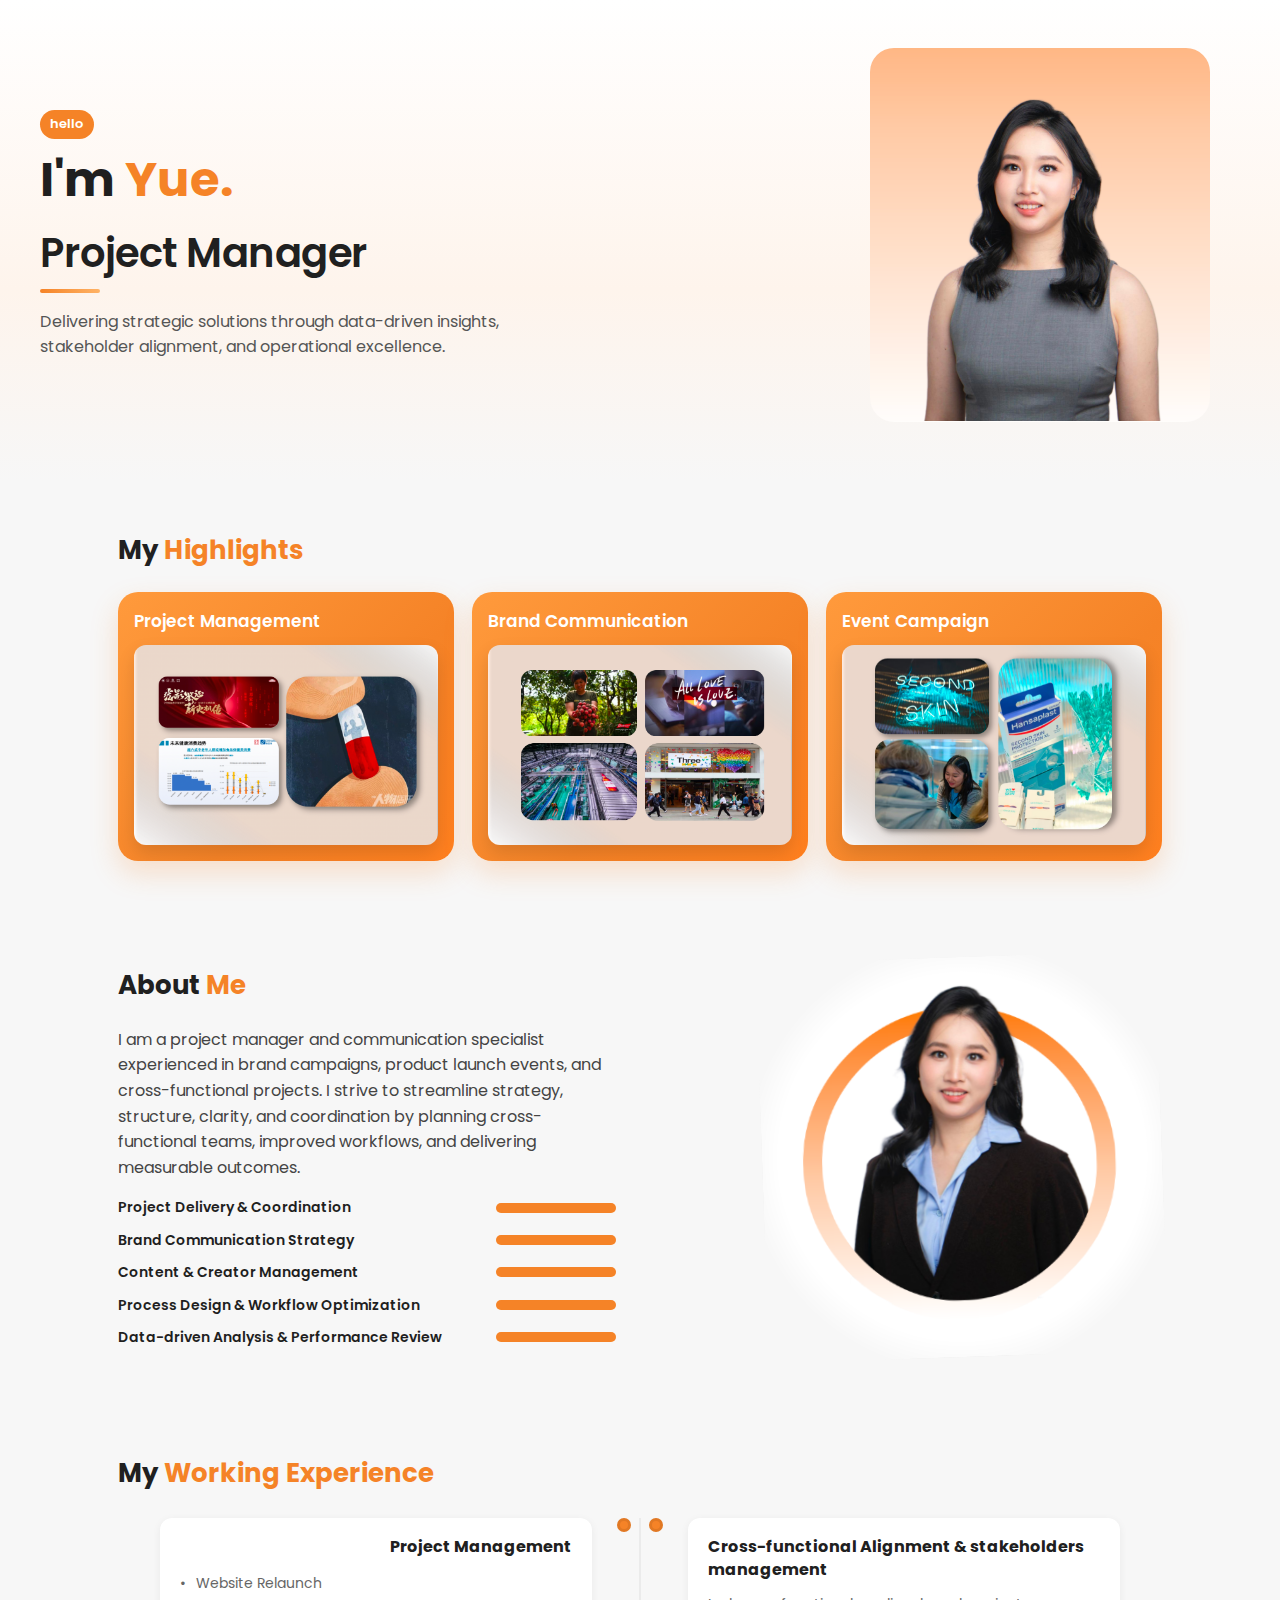
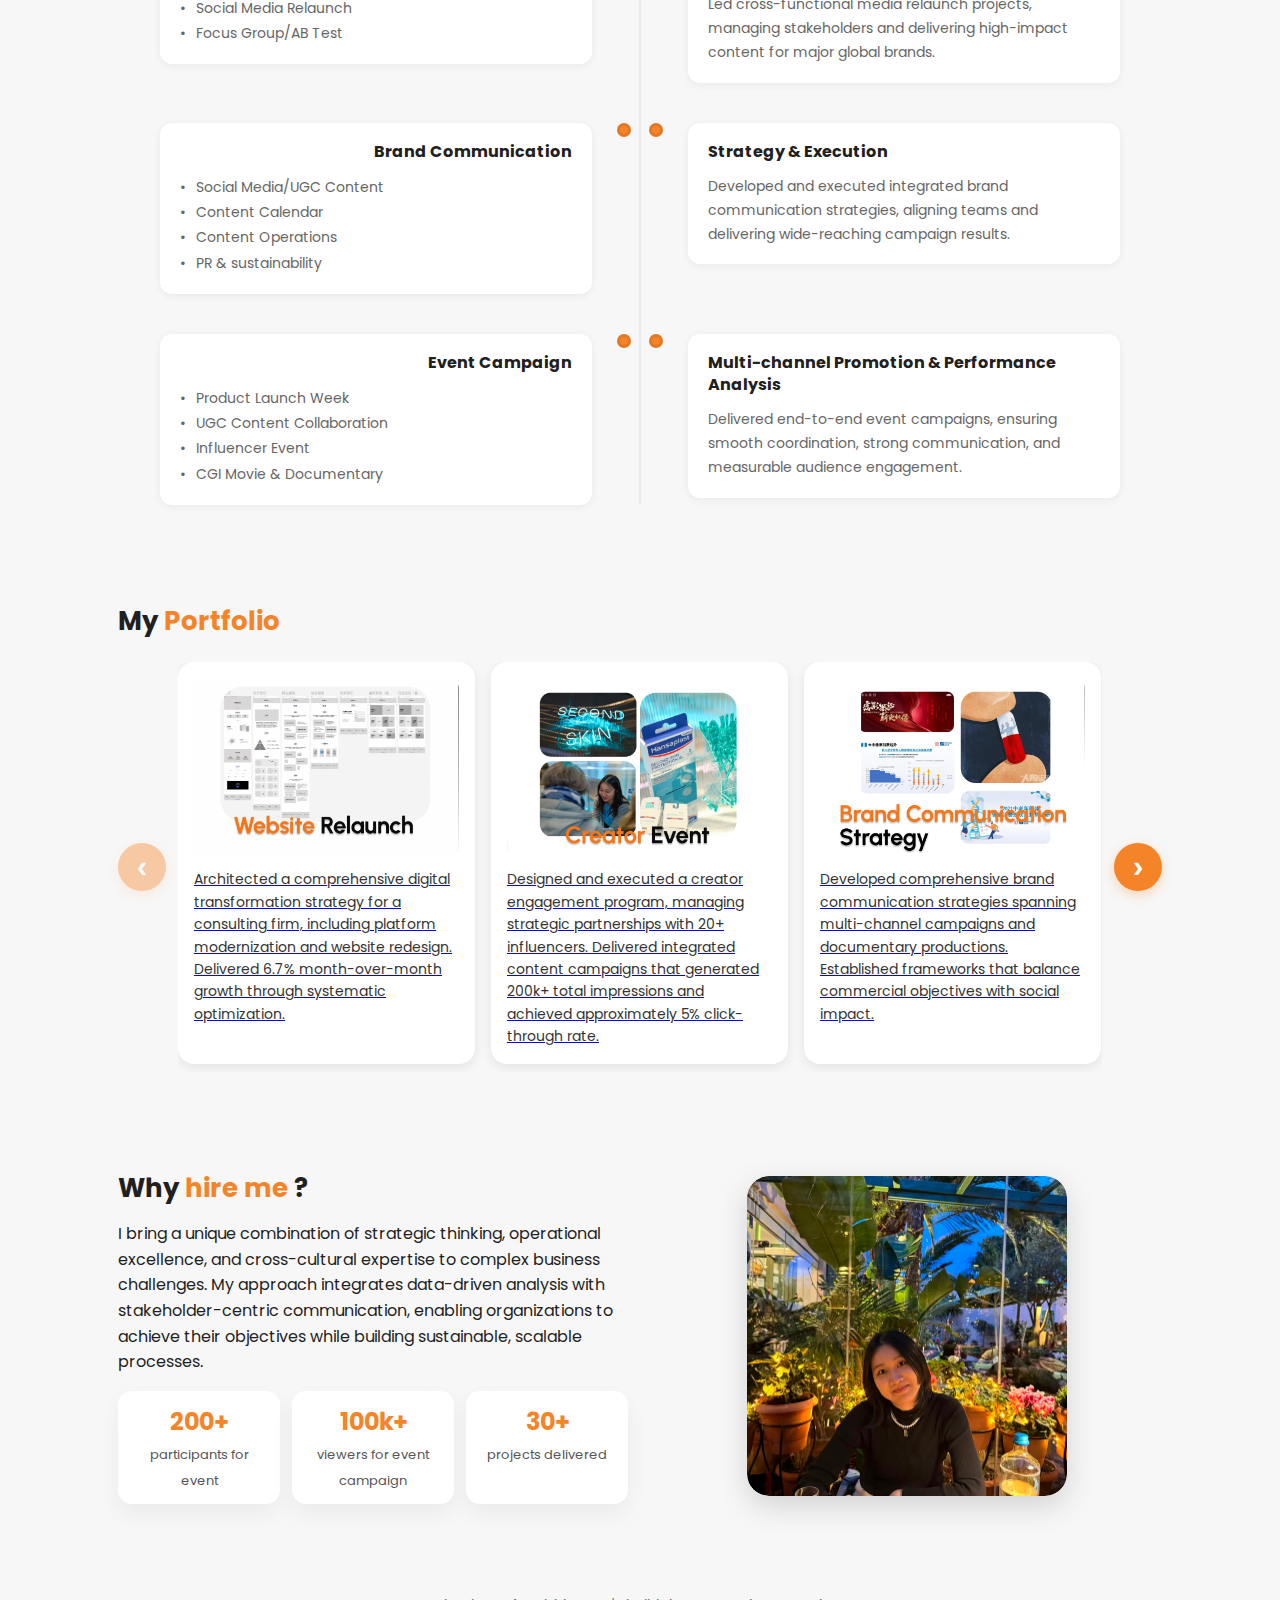
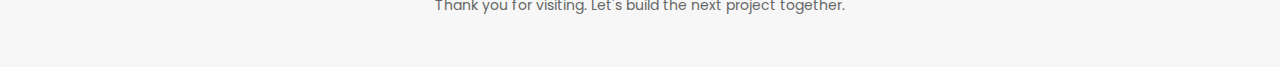
<file: index.html>
<!doctype html>
<html lang="en">
<head>
  <meta charset="UTF-8">
  <meta name="viewport" content="width=device-width, initial-scale=1, maximum-scale=5, user-scalable=yes">
  <meta name="description" content="Yue - Project Manager Portfolio. Experienced in brand campaigns, project management, and cross-functional coordination.">
  <meta name="theme-color" content="#f58327">
  <title>Yue | Project Manager Portfolio</title>
  <link rel="preconnect" href="https://fonts.googleapis.com">
  <link rel="preconnect" href="https://fonts.gstatic.com" crossorigin>
  <link href="https://fonts.googleapis.com/css2?family=Poppins:wght@300;400;500;600;700&display=swap" rel="stylesheet">
  <link rel="stylesheet" href="styles.css">
</head>
<body>
  <header class="hero">
    <div class="hero__content">
      <div class="hero__text">
        <div class="hero__badge">hello</div>
        <p class="hero__eyebrow">I'm <span class="accent">Yue.</span></p>
        <h1 class="hero__title">Project Manager</h1>
        <blockquote class="hero__quote">
          Delivering strategic solutions through data-driven insights,<br>
          stakeholder alignment, and operational excellence.
        </blockquote>
      </div>
      <div class="hero__photo-wrapper">
        <div class="hero__photo">
          <img src="imgs/Professional Portrait_1.png" alt="Yue portrait">
        </div>
      </div>
    </div>
  </header>

  <section class="section highlight">
    <h2>My <span class="accent">Highlights</span></h2>
    <div class="cards">
      <a href="#portfolio" class="card">
        <h3>Project Management</h3>
        <img src="imgs/PM1.png" alt="Project management work" class="card__img">
      </a>
      <a href="#portfolio" class="card">
        <h3>Brand Communication</h3>
        <img src="imgs/BrandCom1.png" alt="Brand communication work" class="card__img">
      </a>
      <a href="#portfolio" class="card">
        <h3>Event Campaign</h3>
        <img src="imgs/EventCampaign1.png" alt="Event campaign work" class="card__img">
      </a>
    </div>
  </section>

  <section class="section about">
    <div class="about__content">
      <h2>About <span class="accent">Me</span></h2>
      <p>
        I am a project manager and communication specialist experienced in brand campaigns,
        product launch events, and cross-functional projects. I strive to streamline strategy,
        structure, clarity, and coordination by planning cross-functional teams, improved
        workflows, and delivering measurable outcomes.
      </p>
      <ul class="skills">
        <li><span>Project Delivery & Coordination</span><span class="pill pill--full"></span></li>
        <li><span>Brand Communication Strategy</span><span class="pill pill--full"></span></li>
        <li><span>Content & Creator Management</span><span class="pill pill--full"></span></li>
        <li><span>Process Design & Workflow Optimization</span><span class="pill pill--full"></span></li>
        <li><span>Data-driven Analysis & Performance Review</span><span class="pill pill--full"></span></li>
      </ul>
    </div>
    <div class="about__photo">
      <img src="imgs/Professional_Portrait_2.png" alt="Yue photo">
    </div>
  </section>

  <section class="section experience">
    <h2>My <span class="accent">Working Experience</span></h2>
    <div class="timeline">
      <div class="timeline__row">
        <div class="timeline__item timeline__item--left">
          <div class="timeline__content">
            <h3>Project Management</h3>
            <ul>
              <li>Website Relaunch</li>
              <li>Social Media Relaunch</li>
              <li>Focus Group/AB Test</li>
            </ul>
          </div>
          <div class="timeline__dot timeline__dot--orange"></div>
        </div>
        <div class="timeline__item timeline__item--right">
          <div class="timeline__dot timeline__dot--orange"></div>
          <div class="timeline__content">
            <h3>Cross-functional Alignment & stakeholders management</h3>
            <p>
              Led cross-functional media relaunch projects, managing stakeholders and delivering high-impact content for major global brands.
            </p>
          </div>
        </div>
      </div>
      <div class="timeline__row">
        <div class="timeline__item timeline__item--left">
          <div class="timeline__content">
            <h3>Brand Communication</h3>
            <ul>
              <li>Social Media/UGC Content</li>
              <li>Content Calendar</li>
              <li>Content Operations</li>
              <li>PR & sustainability</li>
            </ul>
          </div>
          <div class="timeline__dot timeline__dot--orange"></div>
        </div>
        <div class="timeline__item timeline__item--right">
          <div class="timeline__dot timeline__dot--orange"></div>
          <div class="timeline__content">
            <h3>Strategy & Execution</h3>
            <p>
              Developed and executed integrated brand communication strategies, aligning teams and delivering wide-reaching campaign results.
            </p>
          </div>
        </div>
      </div>
      <div class="timeline__row">
        <div class="timeline__item timeline__item--left">
          <div class="timeline__content">
            <h3>Event Campaign</h3>
            <ul>
              <li>Product Launch Week</li>
              <li>UGC Content Collaboration</li>
              <li>Influencer Event</li>
              <li>CGI Movie & Documentary</li>
            </ul>
          </div>
          <div class="timeline__dot timeline__dot--orange"></div>
        </div>
        <div class="timeline__item timeline__item--right">
          <div class="timeline__dot timeline__dot--orange"></div>
          <div class="timeline__content">
            <h3>Multi-channel Promotion & Performance Analysis</h3>
            <p>
              Delivered end-to-end event campaigns, ensuring smooth coordination, strong communication, and measurable audience engagement.
            </p>
          </div>
        </div>
      </div>
    </div>
  </section>

  <section id="portfolio" class="section portfolio">
    <h2>My <span class="accent">Portfolio</span></h2>
    <div class="portfolio__container">
      <button class="portfolio__arrow portfolio__arrow--left" aria-label="Scroll left">‹</button>
      <div class="portfolio__grid">
      <a href="project-website-relaunch.html" class="portfolio__item">
        <h3>Website Relaunch</h3>
        <img class="portfolio__img" src="imgs/WebsiteRelaunch.png" alt="Website relaunch case">
        <p>
          Architected a comprehensive digital transformation strategy for a consulting firm, including platform modernization and website redesign. Delivered 6.7% month-over-month growth through systematic optimization.
        </p>
      </a>
      <a href="project-creator-event.html" class="portfolio__item">
        <h3>Creator Event</h3>
        <img class="portfolio__img" src="imgs/Creator Event 1.png" alt="Creator event visuals">
        <p>
          Designed and executed a creator engagement program, managing strategic partnerships with 20+ influencers. Delivered integrated content campaigns that generated 200k+ total impressions and achieved approximately 5% click-through rate.
        </p>
      </a>
      <a href="project-brand-communication-strategy.html" class="portfolio__item">
        <h3>Brand Communication Strategy</h3>
        <img class="portfolio__img" src="imgs/BrandComStrategy.png" alt="Brand communication strategy">
        <p>
          Developed comprehensive brand communication strategies spanning multi-channel campaigns and documentary productions. Established frameworks that balance commercial objectives with social impact.
        </p>
      </a>
      <a href="project-brand-communication-csr.html" class="portfolio__item">
        <h3>Brand Communication CSR & Diversity</h3>
        <img class="portfolio__img" src="imgs/BrandComCSR.png" alt="CSR and diversity communication">
        <p>
          Organized a public seminar on respiratory health for 200+ attendees. The event achieved over 1 million impressions and the brand received 1 industry award.
        </p>
      </a>
      <a href="project-ugc-content.html" class="portfolio__item">
        <h3>UGC Content</h3>
        <img class="portfolio__img" src="imgs/UGCContent.png" alt="UGC content program">
        <p>
          Coordinated Q4/Q1 content rollout with agencies, overseeing timelines, deliverables, and quality. Achieved consistent monthly delivery of 4 UGC content pieces and significantly improved UGC workflows for enhanced operational efficiency.
        </p>
      </a>
      </div>
      <button class="portfolio__arrow portfolio__arrow--right" aria-label="Scroll right">›</button>
    </div>
  </section>

  <section class="section why">
    <div class="why__content">
      <h2>Why <span class="accent">hire me</span> ?</h2>
      <p>
        I bring a unique combination of strategic thinking, operational excellence, and cross-cultural expertise
        to complex business challenges. My approach integrates data-driven analysis with stakeholder-centric
        communication, enabling organizations to achieve their objectives while building sustainable, scalable processes.
      </p>
      <div class="stats">
        <div class="stat"><span class="stat__value">200+</span><span class="stat__label">participants for event</span></div>
        <div class="stat"><span class="stat__value">100k+</span><span class="stat__label">viewers for event campaign</span></div>
        <div class="stat"><span class="stat__value">30+</span><span class="stat__label">projects delivered</span></div>
      </div>
    </div>
    <div class="why__photo">
      <img src="imgs/Selfprotrait5.jpeg" alt="Yue candid">
    </div>
  </section>

  <footer class="footer">
    <p>Thank you for visiting. Let's build the next project together.</p>
  </footer>

  <script>
    const portfolioGrid = document.querySelector('.portfolio__grid');
    const leftArrow = document.querySelector('.portfolio__arrow--left');
    const rightArrow = document.querySelector('.portfolio__arrow--right');

    function updateArrows() {
      if (!portfolioGrid) return;
      
      const scrollLeft = portfolioGrid.scrollLeft;
      const scrollWidth = portfolioGrid.scrollWidth;
      const clientWidth = portfolioGrid.clientWidth;

      if (leftArrow) {
        leftArrow.disabled = scrollLeft === 0;
      }
      if (rightArrow) {
        rightArrow.disabled = scrollLeft + clientWidth >= scrollWidth - 1;
      }
    }

    if (leftArrow) {
      leftArrow.addEventListener('click', () => {
        if (portfolioGrid) {
          const itemWidth = portfolioGrid.querySelector('.portfolio__item').offsetWidth;
          const gap = 16;
          portfolioGrid.scrollBy({
            left: -(itemWidth + gap) * 3,
            behavior: 'smooth'
          });
        }
      });
    }

    if (rightArrow) {
      rightArrow.addEventListener('click', () => {
        if (portfolioGrid) {
          const itemWidth = portfolioGrid.querySelector('.portfolio__item').offsetWidth;
          const gap = 16;
          portfolioGrid.scrollBy({
            left: (itemWidth + gap) * 3,
            behavior: 'smooth'
          });
        }
      });
    }

    if (portfolioGrid) {
      portfolioGrid.addEventListener('scroll', updateArrows);
      updateArrows();
    }

    // Smooth scroll for highlight cards
    document.querySelectorAll('.card').forEach(card => {
      card.addEventListener('click', (e) => {
        e.preventDefault();
        const portfolioSection = document.getElementById('portfolio');
        if (portfolioSection) {
          portfolioSection.scrollIntoView({ behavior: 'smooth' });
        }
      });
    });
  </script>
</body>
</html>
</file>
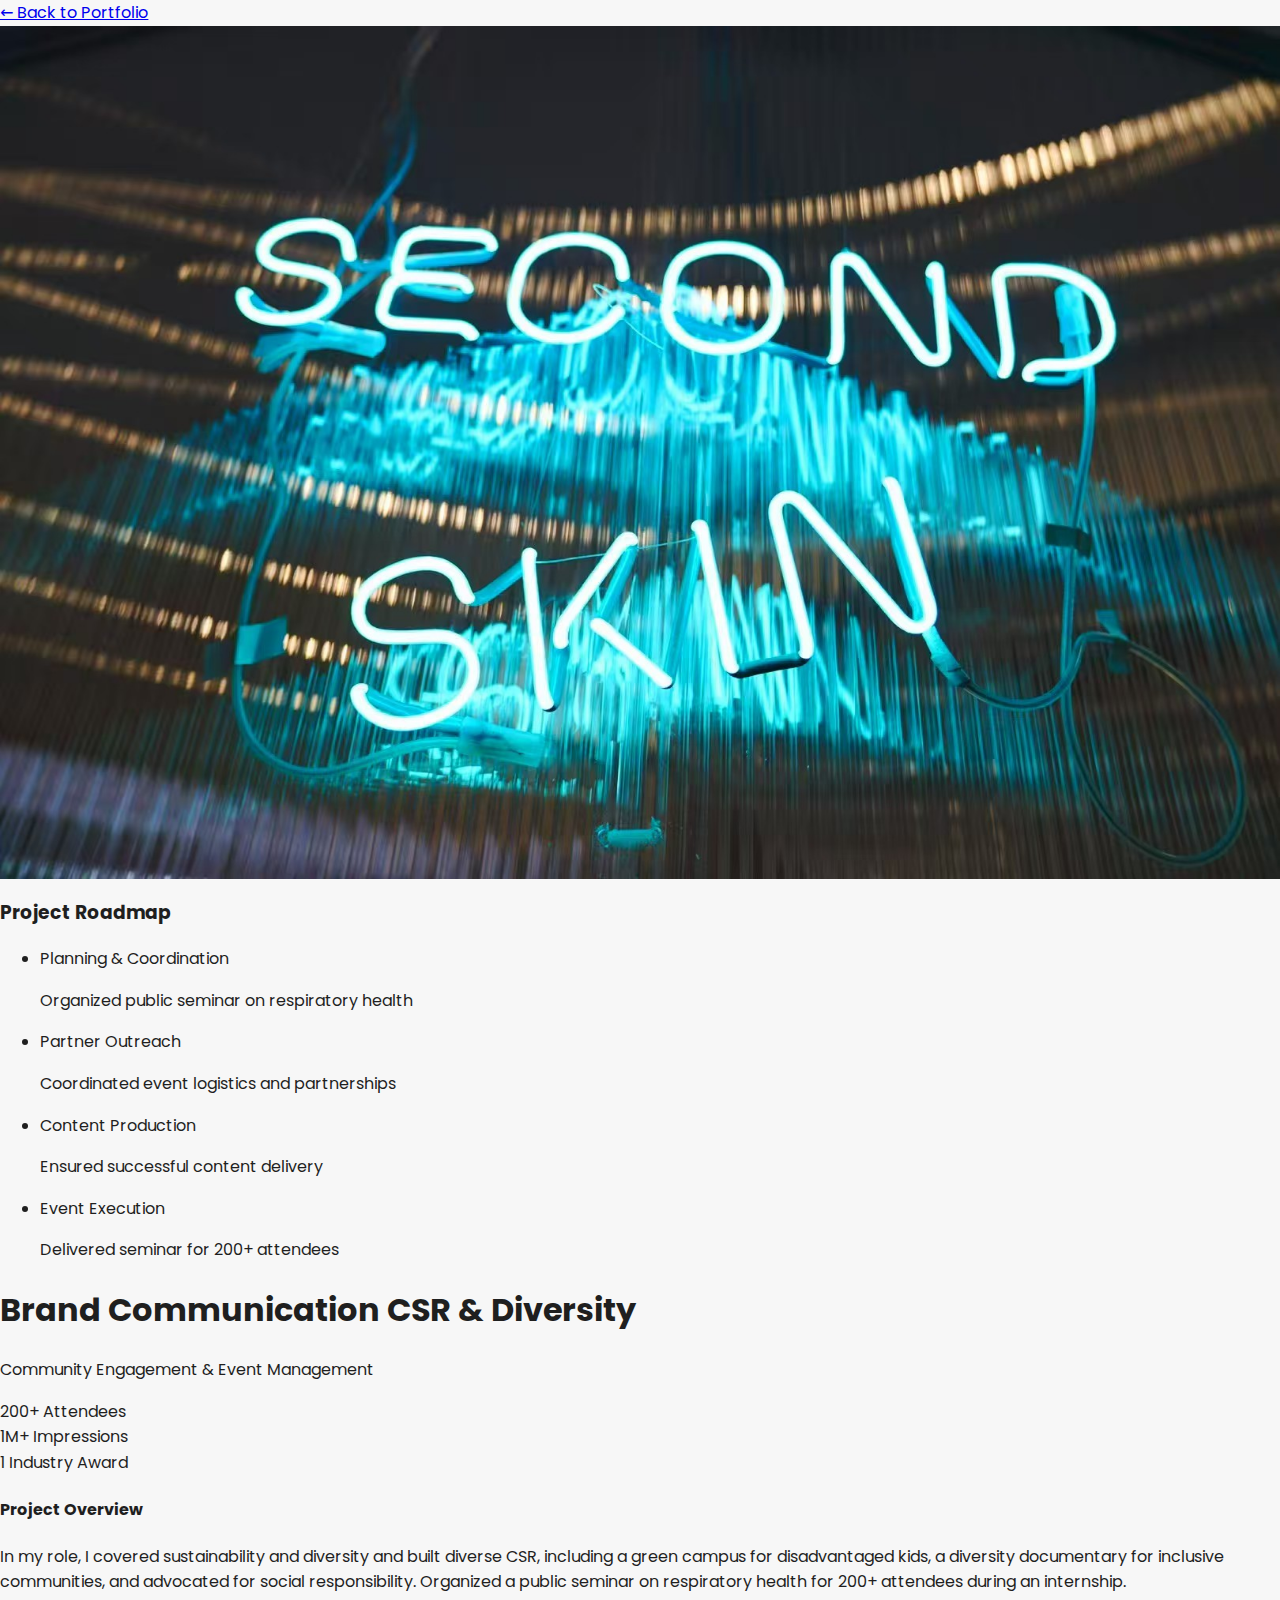
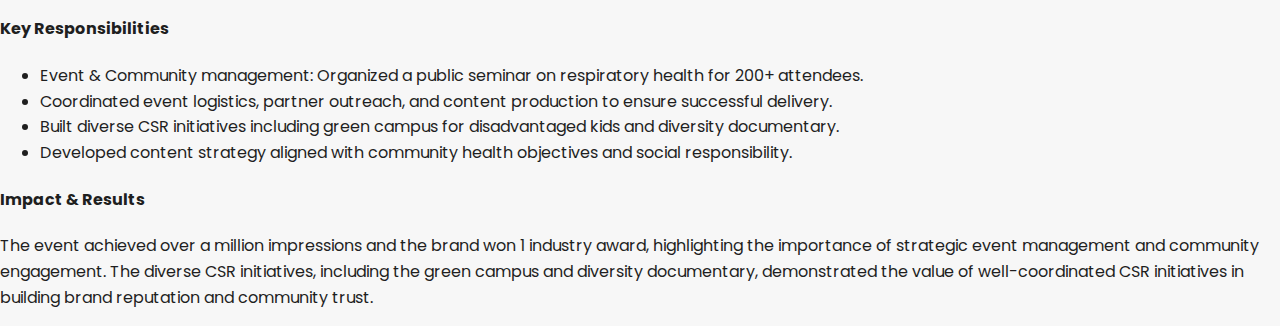
<file: project-brand-communication-csr.html>
<!DOCTYPE html>
<html lang="en">
<head>
    <meta charset="UTF-8">
    <meta name="viewport" content="width=device-width, initial-scale=1, maximum-scale=5, user-scalable=yes">
    <meta name="description" content="Brand Communication CSR & Diversity - Covered sustainability and diversity and built diverse CSR, including a green campus for disadvantaged kids, a diversity documentary for inclusive communities, and advocated for social responsibility.">
    <meta name="theme-color" content="#f58327">
    <title>Brand Communication CSR & Diversity | Yue's Portfolio</title>
    <link rel="preconnect" href="https://fonts.googleapis.com">
    <link rel="preconnect" href="https://fonts.gstatic.com" crossorigin>
    <link href="https://fonts.googleapis.com/css2?family=Poppins:wght@300;400;500;600;700&display=swap" rel="stylesheet">
    <link rel="stylesheet" href="styles.css">
</head>
<body class="project-detail">
    <header class="project-detail__header">
        <a href="index.html" class="project-detail__back">← Back to Portfolio</a>
        <img src="imgs/BrandCommunication_banner2.jpeg" alt="CSR & Diversity Banner" class="project-detail__banner project-detail__banner--crop">
    </header>

    <div class="project-detail__content">
        <aside class="project-detail__roadmap">
            <h3>Project Roadmap</h3>
            <ul class="project-detail__roadmap-list">
                <li class="project-detail__roadmap-item">
                    <div class="project-detail__roadmap-step">Planning & Coordination</div>
                    <p class="project-detail__roadmap-desc">Organized public seminar on respiratory health</p>
                </li>
                <li class="project-detail__roadmap-item">
                    <div class="project-detail__roadmap-step">Partner Outreach</div>
                    <p class="project-detail__roadmap-desc">Coordinated event logistics and partnerships</p>
                </li>
                <li class="project-detail__roadmap-item">
                    <div class="project-detail__roadmap-step">Content Production</div>
                    <p class="project-detail__roadmap-desc">Ensured successful content delivery</p>
                </li>
                <li class="project-detail__roadmap-item">
                    <div class="project-detail__roadmap-step">Event Execution</div>
                    <p class="project-detail__roadmap-desc">Delivered seminar for 200+ attendees</p>
                </li>
            </ul>
        </aside>

        <main class="project-detail__info">
            <h1>Brand Communication CSR & Diversity</h1>
            <p class="project-detail__subtitle">Community Engagement & Event Management</p>

            <!-- Impact & Results - Prominent at top -->
            <div class="project-detail__metrics">
                <div class="project-detail__metric">
                    <span class="project-detail__metric-value">200+</span>
                    <span class="project-detail__metric-label">Attendees</span>
                </div>
                <div class="project-detail__metric">
                    <span class="project-detail__metric-value">1M+</span>
                    <span class="project-detail__metric-label">Impressions</span>
                </div>
                <div class="project-detail__metric">
                    <span class="project-detail__metric-value">1</span>
                    <span class="project-detail__metric-label">Industry Award</span>
                </div>
            </div>

            <div class="project-detail__section">
                <h4>Project Overview</h4>
                <p>
                    In my role, I covered sustainability and diversity and built diverse CSR, including a green campus for disadvantaged kids, a diversity documentary for inclusive communities, and advocated for social responsibility. Organized a public seminar on respiratory health for 200+ attendees during an internship.
                </p>
            </div>

            <div class="project-detail__section">
                <h4>Key Responsibilities</h4>
                <ul>
                    <li>Event & Community management: Organized a public seminar on respiratory health for 200+ attendees.</li>
                    <li>Coordinated event logistics, partner outreach, and content production to ensure successful delivery.</li>
                    <li>Built diverse CSR initiatives including green campus for disadvantaged kids and diversity documentary.</li>
                    <li>Developed content strategy aligned with community health objectives and social responsibility.</li>
                </ul>
            </div>

            <div class="project-detail__section">
                <h4>Impact & Results</h4>
                <p>
                    The event achieved over a million impressions and the brand won 1 industry award, highlighting the importance of strategic event management and community engagement. The diverse CSR initiatives, including the green campus and diversity documentary, demonstrated the value of well-coordinated CSR initiatives in building brand reputation and community trust.
                </p>
            </div>
        </main>
    </div>
</body>
</html>
</file>
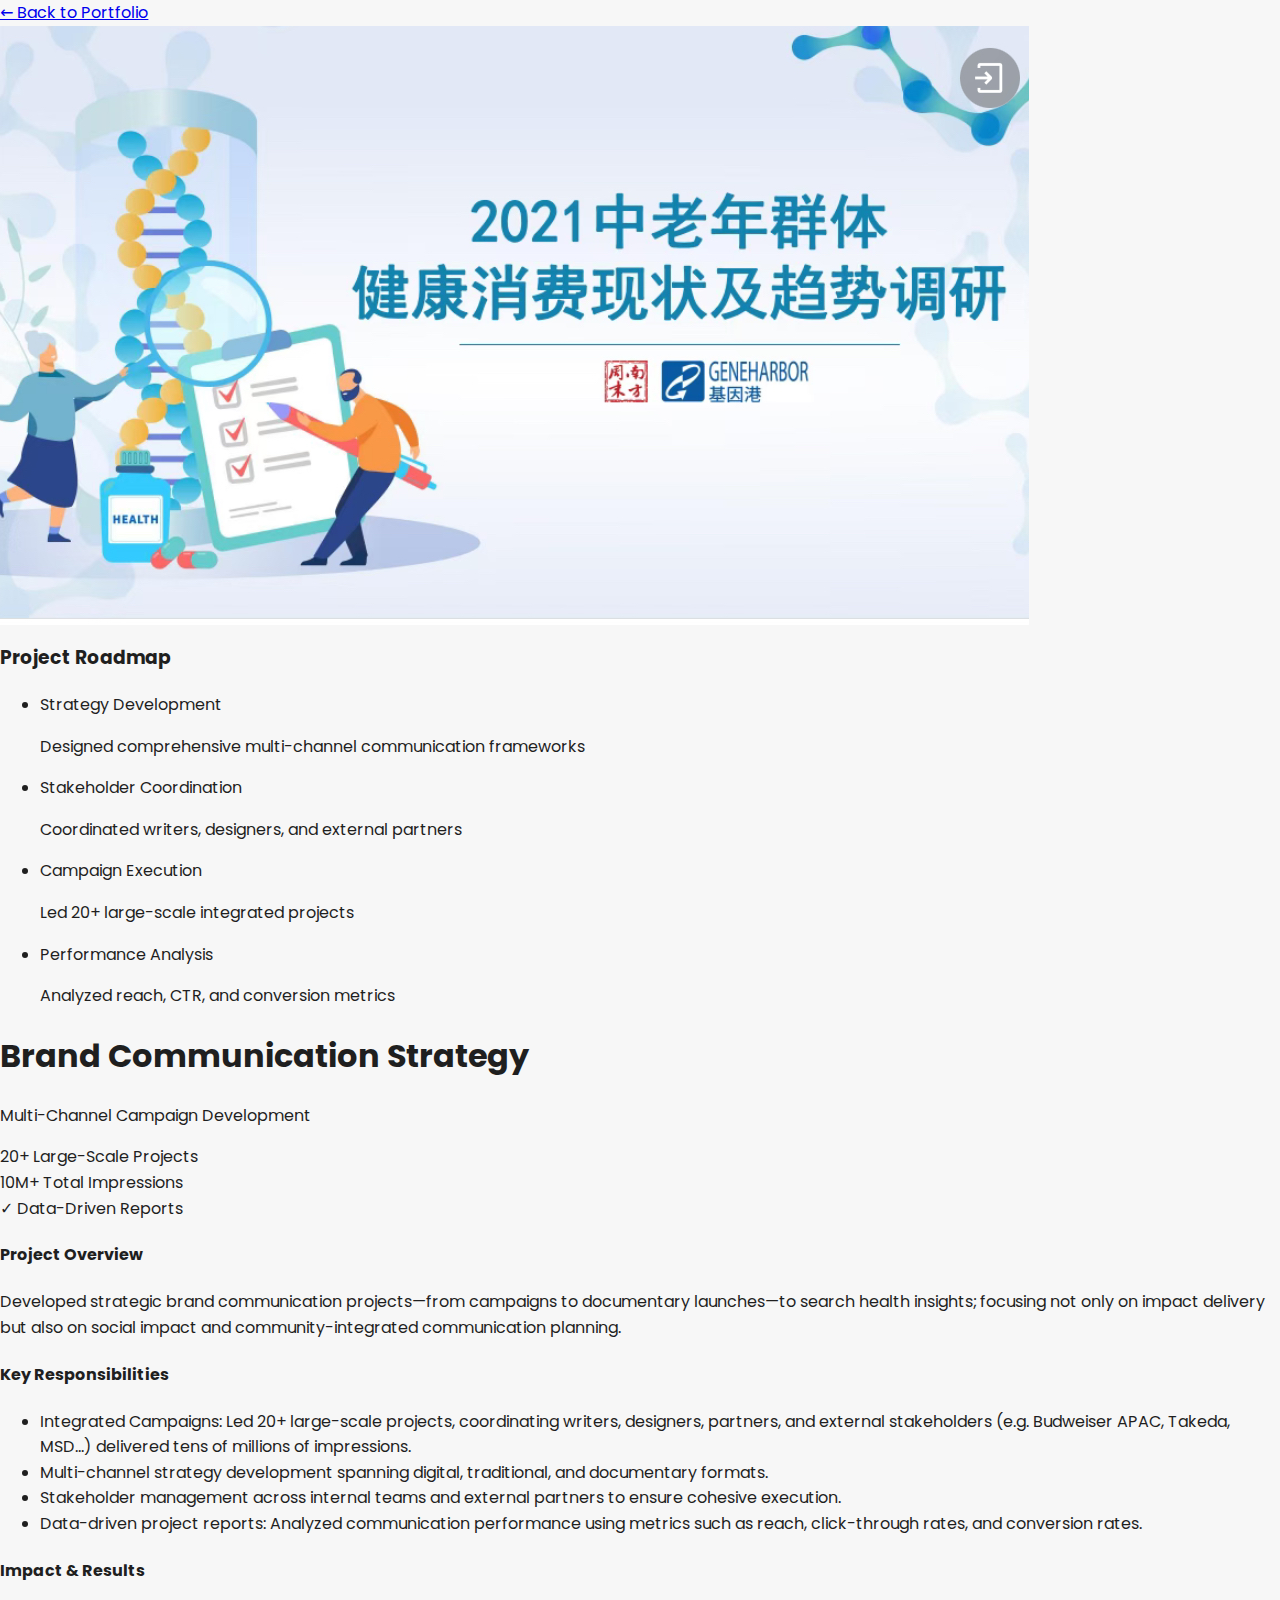
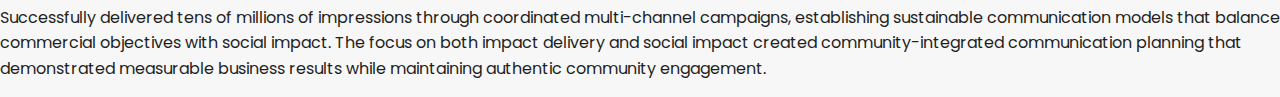
<file: project-brand-communication-strategy.html>
<!DOCTYPE html>
<html lang="en">
<head>
    <meta charset="UTF-8">
    <meta name="viewport" content="width=device-width, initial-scale=1, maximum-scale=5, user-scalable=yes">
    <meta name="description" content="Brand Communication Strategy - Developed strategic brand communication projects—from campaigns to documentary launches—to search health insights; focusing not only on impact delivery but also on social impact and community-integrated communication planning.">
    <meta name="theme-color" content="#f58327">
    <title>Brand Communication Strategy | Yue's Portfolio</title>
    <link rel="preconnect" href="https://fonts.googleapis.com">
    <link rel="preconnect" href="https://fonts.gstatic.com" crossorigin>
    <link href="https://fonts.googleapis.com/css2?family=Poppins:wght@300;400;500;600;700&display=swap" rel="stylesheet">
    <link rel="stylesheet" href="styles.css">
</head>
<body class="project-detail">
    <header class="project-detail__header">
        <a href="index.html" class="project-detail__back">← Back to Portfolio</a>
        <img src="imgs/Banner6.jpeg" alt="Brand Communication Strategy Banner" class="project-detail__banner">
    </header>

    <div class="project-detail__content">
        <aside class="project-detail__roadmap">
            <h3>Project Roadmap</h3>
            <ul class="project-detail__roadmap-list">
                <li class="project-detail__roadmap-item">
                    <div class="project-detail__roadmap-step">Strategy Development</div>
                    <p class="project-detail__roadmap-desc">Designed comprehensive multi-channel communication frameworks</p>
                </li>
                <li class="project-detail__roadmap-item">
                    <div class="project-detail__roadmap-step">Stakeholder Coordination</div>
                    <p class="project-detail__roadmap-desc">Coordinated writers, designers, and external partners</p>
                </li>
                <li class="project-detail__roadmap-item">
                    <div class="project-detail__roadmap-step">Campaign Execution</div>
                    <p class="project-detail__roadmap-desc">Led 20+ large-scale integrated projects</p>
                </li>
                <li class="project-detail__roadmap-item">
                    <div class="project-detail__roadmap-step">Performance Analysis</div>
                    <p class="project-detail__roadmap-desc">Analyzed reach, CTR, and conversion metrics</p>
                </li>
            </ul>
        </aside>

        <main class="project-detail__info">
            <h1>Brand Communication Strategy</h1>
            <p class="project-detail__subtitle">Multi-Channel Campaign Development</p>

            <!-- Impact & Results - Prominent at top -->
            <div class="project-detail__metrics">
                <div class="project-detail__metric">
                    <span class="project-detail__metric-value">20+</span>
                    <span class="project-detail__metric-label">Large-Scale Projects</span>
                </div>
                <div class="project-detail__metric">
                    <span class="project-detail__metric-value">10M+</span>
                    <span class="project-detail__metric-label">Total Impressions</span>
                </div>
                <div class="project-detail__metric">
                    <span class="project-detail__metric-value">✓</span>
                    <span class="project-detail__metric-label">Data-Driven Reports</span>
                </div>
            </div>

            <div class="project-detail__section">
                <h4>Project Overview</h4>
                <p>
                    Developed strategic brand communication projects—from campaigns to documentary launches—to search health insights; focusing not only on impact delivery but also on social impact and community-integrated communication planning.
                </p>
            </div>

            <div class="project-detail__section">
                <h4>Key Responsibilities</h4>
                <ul>
                    <li>Integrated Campaigns: Led 20+ large-scale projects, coordinating writers, designers, partners, and external stakeholders (e.g. Budweiser APAC, Takeda, MSD...) delivered tens of millions of impressions.</li>
                    <li>Multi-channel strategy development spanning digital, traditional, and documentary formats.</li>
                    <li>Stakeholder management across internal teams and external partners to ensure cohesive execution.</li>
                    <li>Data-driven project reports: Analyzed communication performance using metrics such as reach, click-through rates, and conversion rates.</li>
                </ul>
            </div>

            <div class="project-detail__section">
                <h4>Impact & Results</h4>
                <p>
                    Successfully delivered tens of millions of impressions through coordinated multi-channel campaigns, establishing sustainable communication models that balance commercial objectives with social impact. The focus on both impact delivery and social impact created community-integrated communication planning that demonstrated measurable business results while maintaining authentic community engagement.
                </p>
            </div>
        </main>
    </div>
</body>
</html>
</file>
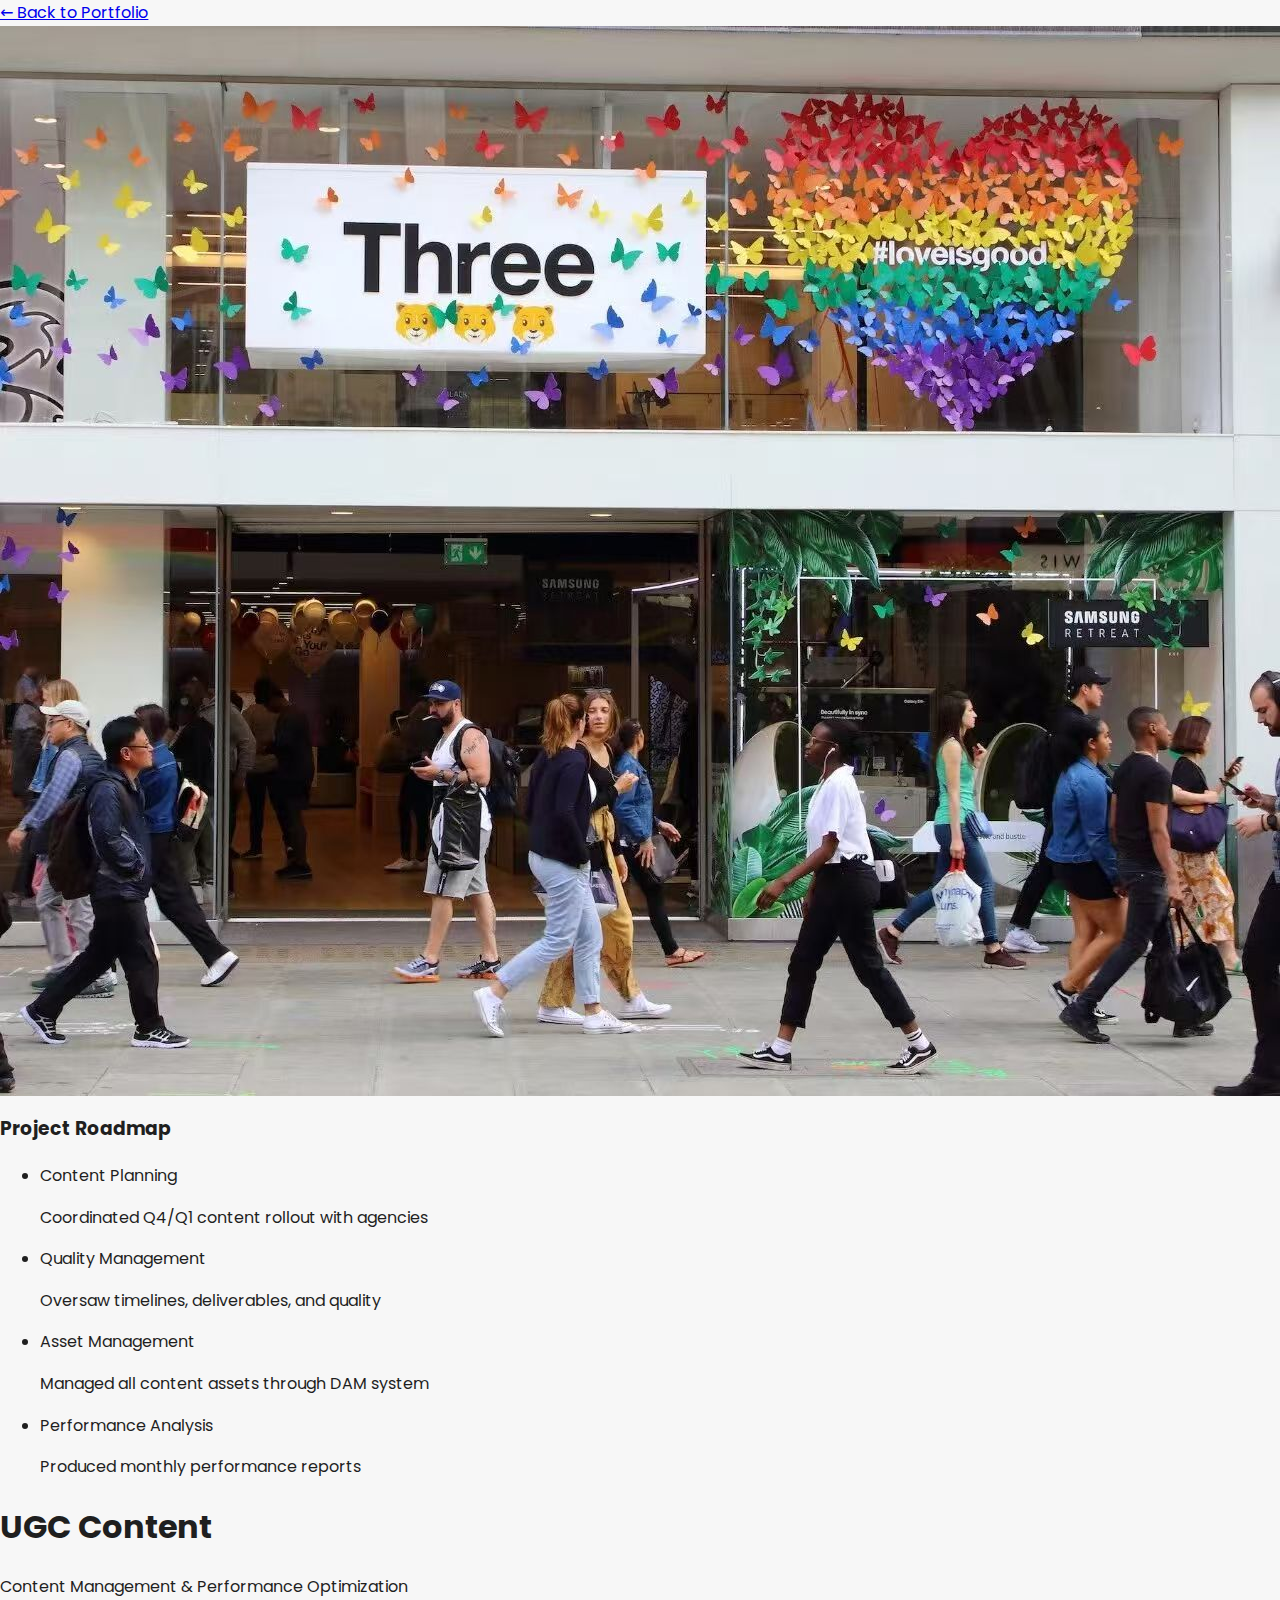
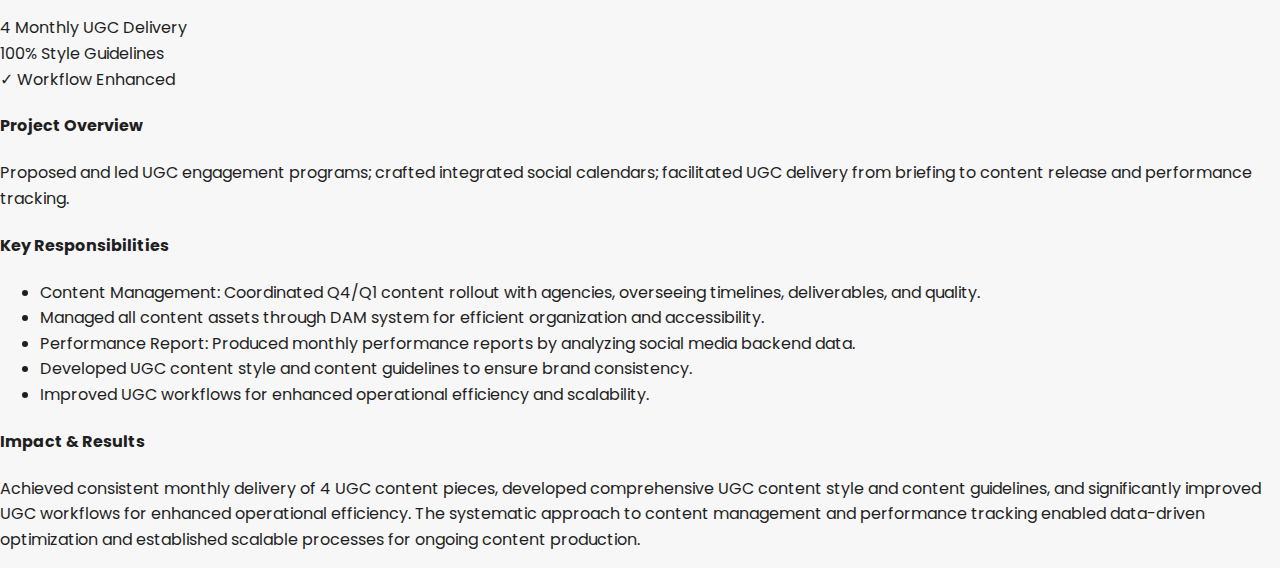
<file: project-ugc-content.html>
<!DOCTYPE html>
<html lang="en">
<head>
    <meta charset="UTF-8">
    <meta name="viewport" content="width=device-width, initial-scale=1, maximum-scale=5, user-scalable=yes">
    <meta name="description" content="UGC Content - Proposed and led UGC engagement programs; crafted integrated social calendars; facilitated UGC delivery from briefing to content release and performance tracking.">
    <meta name="theme-color" content="#f58327">
    <title>UGC Content | Yue's Portfolio</title>
    <link rel="preconnect" href="https://fonts.googleapis.com">
    <link rel="preconnect" href="https://fonts.gstatic.com" crossorigin>
    <link href="https://fonts.googleapis.com/css2?family=Poppins:wght@300;400;500;600;700&display=swap" rel="stylesheet">
    <link rel="stylesheet" href="styles.css">
</head>
<body class="project-detail">
    <header class="project-detail__header">
        <a href="index.html" class="project-detail__back">← Back to Portfolio</a>
        <img src="imgs/BrandCommunication_banner1.jpeg" alt="UGC Content Banner" class="project-detail__banner project-detail__banner--top">
    </header>

    <div class="project-detail__content">
        <aside class="project-detail__roadmap">
            <h3>Project Roadmap</h3>
            <ul class="project-detail__roadmap-list">
                <li class="project-detail__roadmap-item">
                    <div class="project-detail__roadmap-step">Content Planning</div>
                    <p class="project-detail__roadmap-desc">Coordinated Q4/Q1 content rollout with agencies</p>
                </li>
                <li class="project-detail__roadmap-item">
                    <div class="project-detail__roadmap-step">Quality Management</div>
                    <p class="project-detail__roadmap-desc">Oversaw timelines, deliverables, and quality</p>
                </li>
                <li class="project-detail__roadmap-item">
                    <div class="project-detail__roadmap-step">Asset Management</div>
                    <p class="project-detail__roadmap-desc">Managed all content assets through DAM system</p>
                </li>
                <li class="project-detail__roadmap-item">
                    <div class="project-detail__roadmap-step">Performance Analysis</div>
                    <p class="project-detail__roadmap-desc">Produced monthly performance reports</p>
                </li>
            </ul>
        </aside>

        <main class="project-detail__info">
            <h1>UGC Content</h1>
            <p class="project-detail__subtitle">Content Management & Performance Optimization</p>

            <!-- Impact & Results - Prominent at top -->
            <div class="project-detail__metrics">
                <div class="project-detail__metric">
                    <span class="project-detail__metric-value">4</span>
                    <span class="project-detail__metric-label">Monthly UGC Delivery</span>
                </div>
                <div class="project-detail__metric">
                    <span class="project-detail__metric-value">100%</span>
                    <span class="project-detail__metric-label">Style Guidelines</span>
                </div>
                <div class="project-detail__metric">
                    <span class="project-detail__metric-value">✓</span>
                    <span class="project-detail__metric-label">Workflow Enhanced</span>
                </div>
            </div>

            <div class="project-detail__section">
                <h4>Project Overview</h4>
                <p>
                    Proposed and led UGC engagement programs; crafted integrated social calendars; facilitated UGC delivery from briefing to content release and performance tracking.
                </p>
            </div>

            <div class="project-detail__section">
                <h4>Key Responsibilities</h4>
                <ul>
                    <li>Content Management: Coordinated Q4/Q1 content rollout with agencies, overseeing timelines, deliverables, and quality.</li>
                    <li>Managed all content assets through DAM system for efficient organization and accessibility.</li>
                    <li>Performance Report: Produced monthly performance reports by analyzing social media backend data.</li>
                    <li>Developed UGC content style and content guidelines to ensure brand consistency.</li>
                    <li>Improved UGC workflows for enhanced operational efficiency and scalability.</li>
                </ul>
            </div>

            <div class="project-detail__section">
                <h4>Impact & Results</h4>
                <p>
                    Achieved consistent monthly delivery of 4 UGC content pieces, developed comprehensive UGC content style and content guidelines, and significantly improved UGC workflows for enhanced operational efficiency. The systematic approach to content management and performance tracking enabled data-driven optimization and established scalable processes for ongoing content production.
                </p>
            </div>
        </main>
    </div>
</body>
</html>
</file>
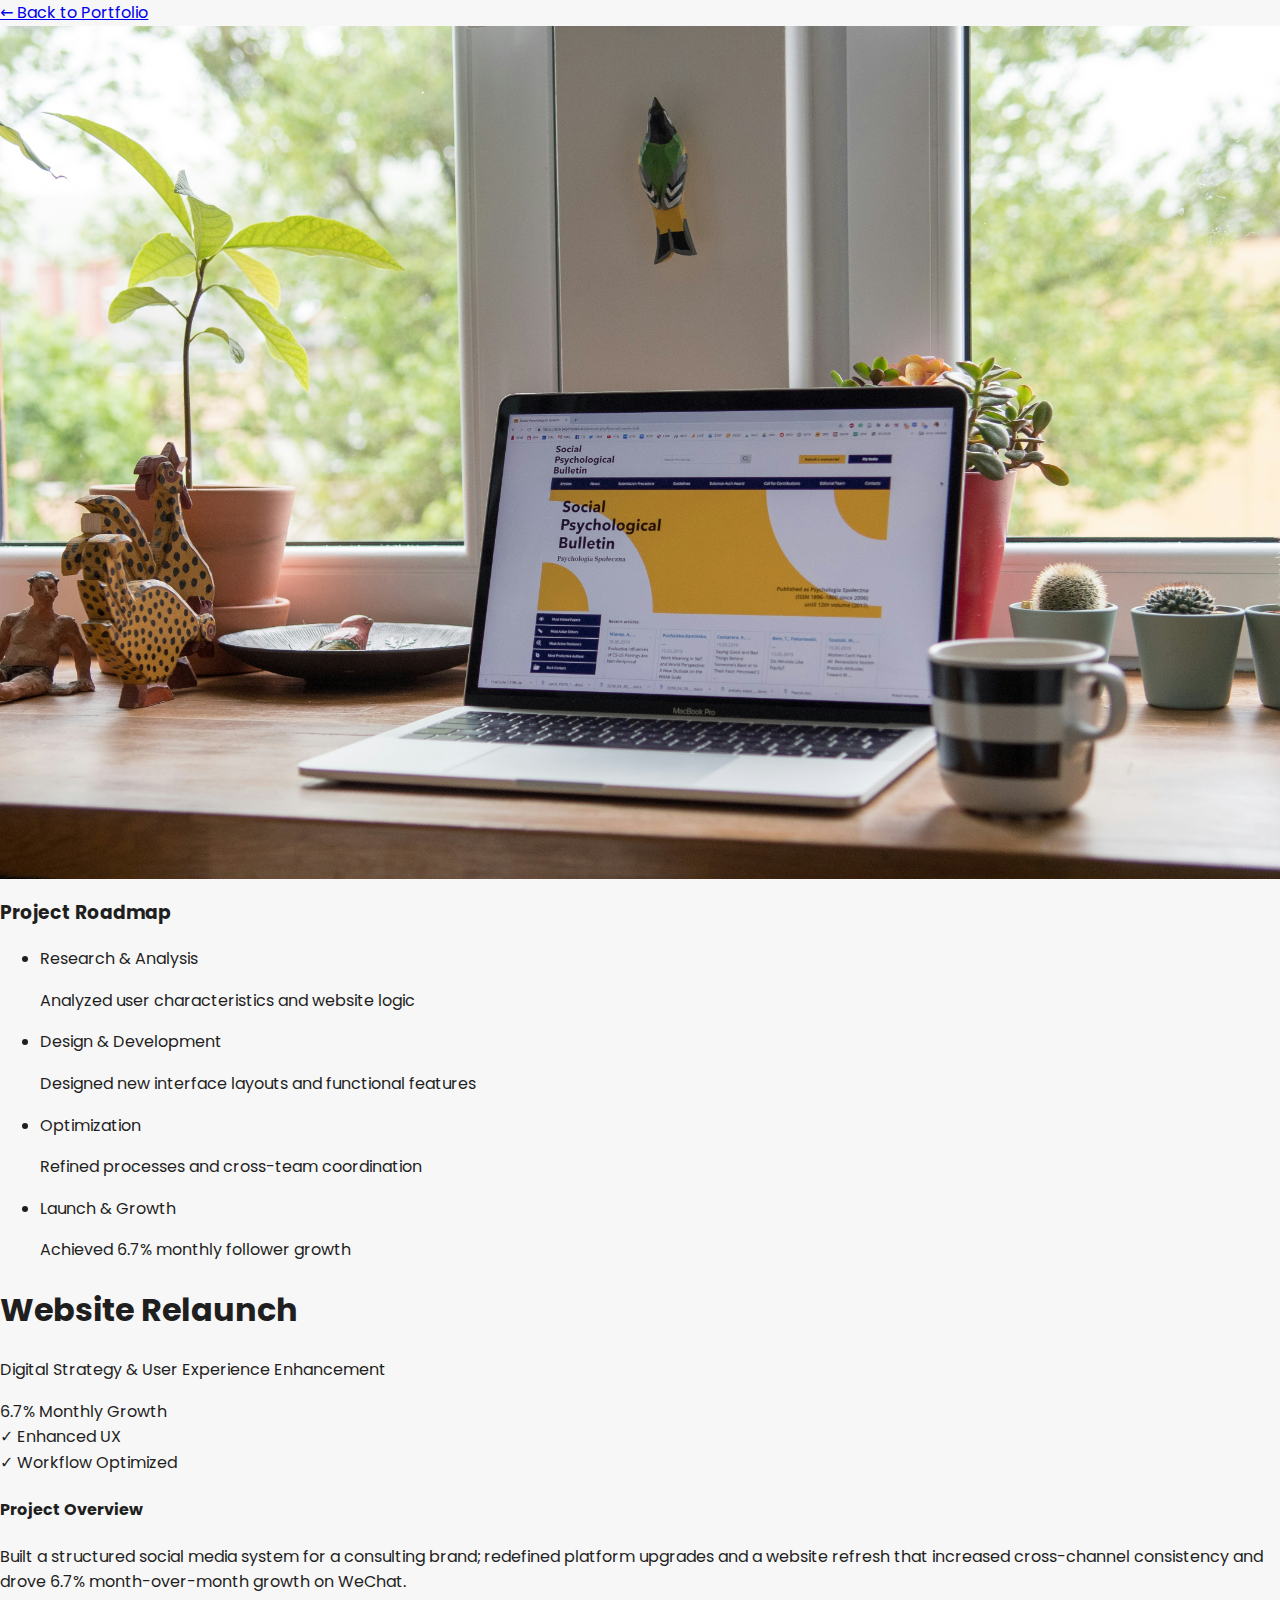
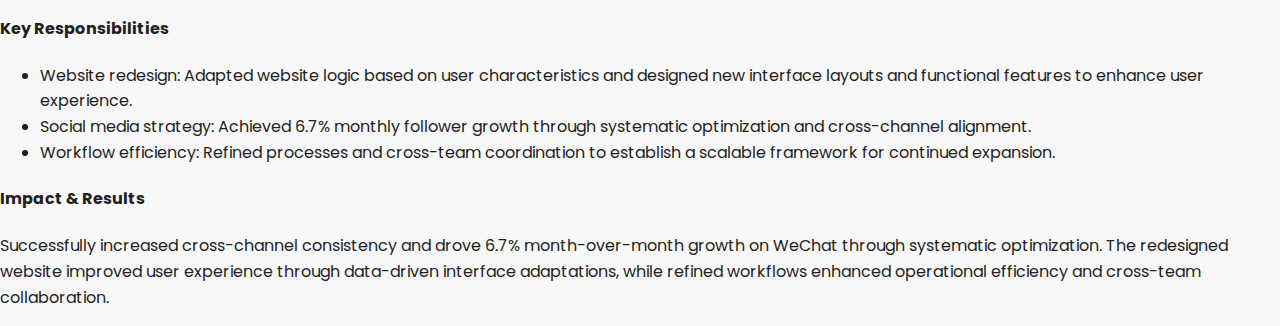
<file: project-website-relaunch.html>
<!DOCTYPE html>
<html lang="en">
<head>
    <meta charset="UTF-8">
    <meta name="viewport" content="width=device-width, initial-scale=1, maximum-scale=5, user-scalable=yes">
    <meta name="description" content="Website Relaunch - Built a structured social media system for a consulting brand; redefined platform upgrades and a website refresh that increased cross-channel consistency and drove 6.7% month-over-month growth on WeChat.">
    <meta name="theme-color" content="#f58327">
    <title>Website Relaunch | Yue's Portfolio</title>
    <link rel="preconnect" href="https://fonts.googleapis.com">
    <link rel="preconnect" href="https://fonts.gstatic.com" crossorigin>
    <link href="https://fonts.googleapis.com/css2?family=Poppins:wght@300;400;500;600;700&display=swap" rel="stylesheet">
    <link rel="stylesheet" href="styles.css">
</head>
<body class="project-detail">
    <header class="project-detail__header">
        <a href="index.html" class="project-detail__back">← Back to Portfolio</a>
        <img src="imgs/Websiterelaunch_banner.jpg" alt="Website Relaunch Banner" class="project-detail__banner">
    </header>

    <div class="project-detail__content">
        <aside class="project-detail__roadmap">
            <h3>Project Roadmap</h3>
            <ul class="project-detail__roadmap-list">
                <li class="project-detail__roadmap-item">
                    <div class="project-detail__roadmap-step">Research & Analysis</div>
                    <p class="project-detail__roadmap-desc">Analyzed user characteristics and website logic</p>
                </li>
                <li class="project-detail__roadmap-item">
                    <div class="project-detail__roadmap-step">Design & Development</div>
                    <p class="project-detail__roadmap-desc">Designed new interface layouts and functional features</p>
                </li>
                <li class="project-detail__roadmap-item">
                    <div class="project-detail__roadmap-step">Optimization</div>
                    <p class="project-detail__roadmap-desc">Refined processes and cross-team coordination</p>
                </li>
                <li class="project-detail__roadmap-item">
                    <div class="project-detail__roadmap-step">Launch & Growth</div>
                    <p class="project-detail__roadmap-desc">Achieved 6.7% monthly follower growth</p>
                </li>
            </ul>
        </aside>

        <main class="project-detail__info">
            <h1>Website Relaunch</h1>
            <p class="project-detail__subtitle">Digital Strategy & User Experience Enhancement</p>

            <!-- Impact & Results - Prominent at top -->
            <div class="project-detail__metrics">
                <div class="project-detail__metric">
                    <span class="project-detail__metric-value">6.7%</span>
                    <span class="project-detail__metric-label">Monthly Growth</span>
                </div>
                <div class="project-detail__metric">
                    <span class="project-detail__metric-value">✓</span>
                    <span class="project-detail__metric-label">Enhanced UX</span>
                </div>
                <div class="project-detail__metric">
                    <span class="project-detail__metric-value">✓</span>
                    <span class="project-detail__metric-label">Workflow Optimized</span>
                </div>
            </div>

            <div class="project-detail__section">
                <h4>Project Overview</h4>
                <p>
                    Built a structured social media system for a consulting brand; redefined platform upgrades and a website refresh that increased cross-channel consistency and drove 6.7% month-over-month growth on WeChat.
                </p>
            </div>

            <div class="project-detail__section">
                <h4>Key Responsibilities</h4>
                <ul>
                    <li>Website redesign: Adapted website logic based on user characteristics and designed new interface layouts and functional features to enhance user experience.</li>
                    <li>Social media strategy: Achieved 6.7% monthly follower growth through systematic optimization and cross-channel alignment.</li>
                    <li>Workflow efficiency: Refined processes and cross-team coordination to establish a scalable framework for continued expansion.</li>
                </ul>
            </div>

            <div class="project-detail__section">
                <h4>Impact & Results</h4>
                <p>
                    Successfully increased cross-channel consistency and drove 6.7% month-over-month growth on WeChat through systematic optimization. The redesigned website improved user experience through data-driven interface adaptations, while refined workflows enhanced operational efficiency and cross-team collaboration.
                </p>
            </div>
        </main>
    </div>
</body>
</html>
</file>
<file: styles.css>
*,
*::before,
*::after {
  box-sizing: border-box;
}

html {
  scroll-behavior: smooth;
  scroll-padding-top: 80px;
}

body {
  margin: 0;
  font-family: "Poppins", system-ui, -apple-system, sans-serif;
  color: #1f1f1f;
  background: #f7f7f7;
  line-height: 1.6;
  -webkit-font-smoothing: antialiased;
  -moz-osx-font-smoothing: grayscale;
}

img {
  max-width: 100%;
  display: block;
  object-fit: cover;
}

.accent {
  color: #f58327;
}

.hero {
  padding: 48px 24px 60px;
  background: linear-gradient(180deg, #fff 0%, #fef4ec 60%, #f7f7f7 100%);
  position: relative;
  overflow: visible;
}

.hero__badge {
  display: inline-block;
  padding: 4px 10px;
  border-radius: 999px;
  background: #f58327;
  color: #fff;
  font-weight: 600;
  font-size: 13px;
  text-transform: lowercase;
  margin-bottom: 12px;
}

.hero__content {
  max-width: 1200px;
  margin: 0 auto;
  display: grid;
  grid-template-columns: 1fr 1fr;
  gap: 48px;
  align-items: center;
}

.hero__text {
  text-align: left;
  position: relative;
  z-index: 2;
}

.hero__eyebrow {
  font-size: clamp(32px, 5vw, 48px);
  font-weight: 700;
  margin: 0 0 12px;
  line-height: 1.2;
}

.hero__title {
  font-size: clamp(28px, 4vw, 40px);
  margin: 0 0 24px;
  font-weight: 600;
  color: #202020;
  letter-spacing: -0.5px;
  position: relative;
  display: inline-block;
}

.hero__title::after {
  content: "";
  position: absolute;
  bottom: -8px;
  left: 0;
  width: 60px;
  height: 4px;
  background: linear-gradient(90deg, #f58327, #ffb366);
  border-radius: 2px;
}

.hero__quote {
  margin: 0;
  max-width: 480px;
  font-size: 16px;
  color: #555;
  font-weight: 400;
  line-height: 1.6;
  font-style: normal;
}

.hero__photo-wrapper {
  position: relative;
  width: 100%;
  max-width: 400px;
  margin-left: auto;
  z-index: 1;
  display: flex;
  justify-content: center;
  align-items: center;
}

.hero__photo {
  width: 100%;
  max-width: 340px;
  aspect-ratio: 1 / 1.1;
  border-radius: 24px;
  overflow: visible;
  position: relative;
  z-index: 1;
  background: transparent;
}

.hero__photo-bg {
  position: absolute;
  top: 0;
  left: 0;
  right: 0;
  bottom: 0;
  width: 100%;
  height: 100%;
  background: 
    linear-gradient(135deg, 
      #ffb366 0%, 
      #f58327 20%, 
      #ff9a3c 40%, 
      #f58327 60%, 
      #ff8c42 80%, 
      #f58327 100%),
    radial-gradient(circle at 30% 30%, rgba(255, 255, 255, 0.2) 0%, transparent 50%);
  z-index: 0;
  border-radius: 24px;
}

.hero__photo img {
  width: 100%;
  height: 100%;
  object-fit: cover;
  object-position: center center;
  border-radius: 24px;
  position: relative;
  z-index: 1;
  background: transparent;
  display: block;
}

@media (max-width: 768px) {
  .hero__content {
    grid-template-columns: 1fr;
    gap: 32px;
    text-align: center;
  }

  .hero__text {
    text-align: center;
  }

  .hero__title::after {
    left: 50%;
    transform: translateX(-50%);
  }

  .hero__photo-wrapper {
    margin: 0 auto;
  }

  .about {
    grid-template-columns: 1fr;
    gap: 32px;
    grid-auto-flow: row;
  }

  .about__content {
    text-align: center;
    order: 2;
  }

  .about__photo {
    justify-self: center;
    max-width: 280px;
    order: 1;
    margin-bottom: 0;
  }

  .about__photo img {
    transform: rotate(0deg);
    filter: drop-shadow(0 12px 24px rgba(0, 0, 0, 0.2));
  }

  .about__content p {
    font-size: 15px;
    line-height: 1.7;
    margin-bottom: 20px;
  }

  .skills {
    gap: 12px;
  }

  .skills li {
    font-size: 13px;
  }
}

.hero__metrics {
  display: flex;
  justify-content: flex-start;
  gap: 20px;
  align-items: stretch;
  max-width: 100%;
  margin: 32px 0 0;
  flex-wrap: wrap;
}

.metric {
  background: rgba(255, 255, 255, 0.7);
  backdrop-filter: blur(10px);
  border-radius: 12px;
  padding: 20px 24px;
  box-shadow: 0 4px 12px rgba(0, 0, 0, 0.04);
  border: 1px solid rgba(245, 131, 39, 0.15);
  min-width: 180px;
  flex: 0 1 auto;
  text-align: left;
  display: flex;
  flex-direction: column;
  justify-content: center;
  gap: 6px;
  transition: transform 0.2s ease, box-shadow 0.2s ease;
}

.metric:hover {
  transform: translateY(-2px);
  box-shadow: 0 6px 16px rgba(0, 0, 0, 0.08);
}

.metric__value {
  display: block;
  font-size: 28px;
  font-weight: 700;
  color: #f58327;
  line-height: 1.2;
}

.metric__label {
  font-size: 13px;
  line-height: 1.4;
  color: #666;
  font-weight: 400;
}

.section {
  max-width: 1080px;
  margin: 0 auto;
  padding: 48px 18px;
}

.section h2 {
  font-size: 26px;
  margin: 0 0 20px;
  color: #202020;
}

.highlight .cards {
  display: grid;
  grid-template-columns: repeat(auto-fit, minmax(220px, 1fr));
  gap: 18px;
}

.card {
  background: linear-gradient(135deg, #ff9a3c 0%, #f58327 60%, #ff7f1f 100%);
  color: #fff;
  border-radius: 20px;
  padding: 16px;
  position: relative;
  overflow: hidden;
  box-shadow: 0 12px 28px rgba(245, 131, 39, 0.22);
  text-decoration: none;
  display: block;
  transition: transform 0.3s ease, box-shadow 0.3s ease;
  cursor: pointer;
}

.card:hover {
  transform: translateY(-4px);
  box-shadow: 0 16px 36px rgba(245, 131, 39, 0.35);
}

.card:active {
  transform: translateY(-2px);
}

.card h3 {
  margin: 0 0 10px;
  font-size: 17px;
  font-weight: 600;
}

.card__img {
  border-radius: 12px;
  height: 200px;
  width: 100%;
  object-position: center;
  box-shadow: 0 8px 18px rgba(0, 0, 0, 0.12);
}

.about {
  display: grid;
  grid-template-columns: 1fr 1fr;
  gap: 48px;
  align-items: center;
}

.about__content {
  text-align: left;
}

.about__photo {
  width: 100%;
  max-width: 400px;
  justify-self: end;
  aspect-ratio: 1 / 1;
  position: relative;
  isolation: isolate;
}

.about__photo img {
  width: 100%;
  height: 100%;
  object-position: center 35%;
  object-fit: cover;
  -webkit-mask-image: radial-gradient(ellipse at 50% 50%, #000 64%, transparent 77%);
  mask-image: radial-gradient(ellipse at 50% 50%, #000 64%, transparent 77%);
  filter: drop-shadow(0 16px 28px rgba(0, 0, 0, 0.25));
  transform: rotate(-2deg);
}

.about__photo::before,
.about__photo::after {
  content: "";
  position: absolute;
  inset: 8%;
  z-index: -1;
  border-radius: 50%;
}

.about__photo::before {
  background: radial-gradient(circle at 30% 30%, rgba(255, 191, 120, 0.7), rgba(245, 131, 39, 0.65));
  filter: blur(6px);
}

.about__photo::after {
  inset: 2%;
  background: conic-gradient(from 120deg, rgba(255, 255, 255, 0.08), rgba(0, 0, 0, 0) 25%, rgba(255, 255, 255, 0.12));
  transform: rotate(6deg);
}

.about__content p {
  margin: 0 0 16px;
  color: #444;
}

.skills {
  list-style: none;
  padding: 0;
  margin: 0;
  display: grid;
  gap: 10px;
}

.skills li {
  display: grid;
  grid-template-columns: 1fr auto;
  align-items: center;
  gap: 12px;
  font-size: 14px;
}

.skills li > span:first-child {
  font-weight: 600;
}

.pill {
  display: inline-block;
  height: 10px;
  width: 120px;
  background: #ffe8d3;
  border-radius: 999px;
  position: relative;
  overflow: hidden;
}

.pill::after {
  content: "";
  position: absolute;
  inset: 0;
  background: #f58327;
}

.pill--full::after {
  width: 100%;
}

.pill--high::after {
  width: 82%;
}

.pill--mid::after {
  width: 68%;
}

.timeline {
  position: relative;
  margin-top: 24px;
  max-width: 1000px;
  margin-left: auto;
  margin-right: auto;
  padding: 0 20px;
}

.timeline::before {
  content: "";
  position: absolute;
  left: 50%;
  top: 0;
  bottom: 0;
  width: 1px;
  transform: translateX(-50%);
  background: #e0e0e0;
}

.timeline__row {
  position: relative;
  display: grid;
  grid-template-columns: 1fr 1fr;
  gap: 32px;
  margin-bottom: 40px;
  align-items: start;
}

.timeline__row:last-child {
  margin-bottom: 0;
}

.timeline__item {
  position: relative;
}

.timeline__item--left {
  padding-right: 32px;
  text-align: right;
}

.timeline__item--right {
  padding-left: 32px;
  text-align: left;
}

.timeline__dot {
  position: absolute;
  width: 14px;
  height: 14px;
  border-radius: 50%;
  top: 0;
  z-index: 2;
  border: 3px solid rgba(0, 0, 0, 0.08);
}

.timeline__dot--orange {
  background: #f58327;
}

.timeline__dot--blue {
  background: #4a90e2;
}

.timeline__item--left .timeline__dot {
  right: -7px;
}

.timeline__item--right .timeline__dot {
  left: -7px;
}

.timeline__content {
  background: #fff;
  border-radius: 12px;
  padding: 18px 20px;
  box-shadow: 0 2px 8px rgba(0, 0, 0, 0.06);
}

.timeline__content h3 {
  margin: 0 0 12px;
  font-size: 16px;
  font-weight: 700;
  color: #202020;
  line-height: 1.4;
}

.timeline__content ul {
  margin: 0;
  padding: 0;
  list-style: none;
  color: #666;
  font-size: 14px;
  line-height: 1.8;
}

.timeline__content ul li {
  position: relative;
  padding-left: 16px;
}

.timeline__content ul li::before {
  content: "•";
  position: absolute;
  left: 0;
  color: #666;
}

.timeline__item--left .timeline__content ul {
  text-align: left;
}

.timeline__item--left .timeline__content ul li {
  padding-left: 16px;
  padding-right: 0;
}

.timeline__item--left .timeline__content ul li::before {
  left: 0;
  right: auto;
}

.timeline__content p {
  margin: 0;
  color: #666;
  font-size: 14px;
  line-height: 1.7;
}

.why {
  display: grid;
  grid-template-columns: repeat(auto-fit, minmax(260px, 1fr));
  gap: 24px;
  align-items: center;
}

.why__content h2 {
  margin-bottom: 12px;
}

.why__content p {
  margin: 0 0 16px;
}

.stats {
  display: grid;
  grid-template-columns: repeat(auto-fit, minmax(120px, 1fr));
  gap: 12px;
}

.stat {
  background: #fff;
  border-radius: 14px;
  padding: 12px;
  text-align: center;
  box-shadow: 0 10px 22px rgba(0, 0, 0, 0.05);
}

.stat__value {
  display: block;
  font-weight: 700;
  color: #f58327;
  font-size: 24px;
}

.stat__label {
  font-size: 13px;
  color: #555;
}

.why__photo {
  max-width: 320px;
  width: 100%;
  aspect-ratio: 1 / 1;
  justify-self: center;
  border-radius: 22px;
  overflow: hidden;
  box-shadow: 0 10px 30px rgba(0, 0, 0, 0.15);
}

.why__photo img {
  width: 100%;
  height: 100%;
  object-fit: cover;
  object-position: center center;
  border-radius: 22px;
}

.portfolio__container {
  position: relative;
  display: flex;
  align-items: center;
  gap: 12px;
}

.portfolio__grid {
  display: flex;
  gap: 16px;
  overflow-x: auto;
  overflow-y: hidden;
  scroll-snap-type: x mandatory;
  -webkit-overflow-scrolling: touch;
  scrollbar-width: thin;
  scrollbar-color: #f58327 #f0f0f0;
  padding-bottom: 8px;
  flex: 1;
  scroll-behavior: smooth;
}

.portfolio__grid::-webkit-scrollbar {
  height: 8px;
}

.portfolio__grid::-webkit-scrollbar-track {
  background: #f0f0f0;
  border-radius: 4px;
}

.portfolio__grid::-webkit-scrollbar-thumb {
  background: #f58327;
  border-radius: 4px;
}

.portfolio__item {
  background: #fff;
  border-radius: 16px;
  padding: 16px;
  position: relative;
  flex: 0 0 calc(33.333% - 11px);
  min-width: 280px;
  scroll-snap-align: start;
  box-shadow: 0 4px 12px rgba(0, 0, 0, 0.08);
}

.portfolio__img {
  width: 100%;
  height: 180px;
  object-fit: cover;
  border-radius: 10px;
  margin-bottom: 10px;
}

.portfolio__item h3 {
  display: none;
}

.portfolio__item p {
  margin: 0;
  color: #333;
  font-size: 14px;
}

.portfolio__arrow {
  width: 48px;
  height: 48px;
  border-radius: 50%;
  background: #f58327;
  color: #fff;
  border: none;
  font-size: 32px;
  font-weight: 700;
  cursor: pointer;
  display: flex;
  align-items: center;
  justify-content: center;
  flex-shrink: 0;
  transition: all 0.3s ease;
  box-shadow: 0 4px 12px rgba(245, 131, 39, 0.3);
  z-index: 2;
}

.portfolio__arrow:hover {
  background: #ff8c42;
  transform: scale(1.1);
  box-shadow: 0 6px 16px rgba(245, 131, 39, 0.4);
}

.portfolio__arrow:active {
  transform: scale(0.95);
}

.portfolio__arrow:disabled {
  opacity: 0.4;
  cursor: not-allowed;
  transform: none;
}

.footer {
  text-align: center;
  padding: 28px 12px 36px;
  color: #666;
  font-size: 14px;
}

@media (max-width: 768px) {
  .timeline {
    padding: 0 10px;
  }

  .timeline::before {
    left: 20px;
  }

  .timeline__row {
    grid-template-columns: 1fr;
    gap: 0;
    margin-bottom: 24px;
  }

  .timeline__row:last-child {
    margin-bottom: 0;
  }

  .timeline__item--left,
  .timeline__item--right {
    padding-left: 50px;
    padding-right: 16px;
    text-align: left;
    margin-bottom: 16px;
  }

  .timeline__item--left:last-child,
  .timeline__item--right:last-child {
    margin-bottom: 0;
  }

  .timeline__item--left .timeline__dot,
  .timeline__item--right .timeline__dot {
    left: 13px;
    right: auto;
  }

  .timeline__item--left .timeline__content ul {
    text-align: left;
  }

  .timeline__item--left .timeline__content ul li {
    padding-left: 16px;
    padding-right: 0;
  }

  .timeline__item--left .timeline__content ul li::before {
    left: 0;
    right: auto;
  }

  .timeline__content {
    margin-bottom: 0;
    padding: 16px 18px;
  }

  .timeline__content h3 {
    font-size: 15px;
    margin-bottom: 10px;
  }

  .timeline__content ul,
  .timeline__content p {
    font-size: 13px;
    line-height: 1.6;
  }
}

@media (max-width: 768px) {
  .portfolio__item {
    flex: 0 0 calc(50% - 8px);
    min-width: 260px;
  }

  .portfolio__arrow {
    width: 40px;
    height: 40px;
    font-size: 28px;
  }
}

@media (max-width: 640px) {
  .section {
    padding: 32px 16px;
  }

  .section h2 {
    font-size: 22px;
  }

  .hero {
    padding: 32px 16px 40px;
  }

  .hero__eyebrow {
    font-size: 28px;
  }

  .hero__title {
    font-size: 20px;
  }

  .hero__quote {
    font-size: 14px;
  }

  .hero__metrics {
    flex-direction: column;
    align-items: stretch;
    gap: 12px;
  }

  .metric {
    width: 100%;
    min-width: auto;
  }

  .portfolio__item {
    flex: 0 0 calc(85% - 8px);
    min-width: 240px;
  }

  .portfolio__arrow {
    width: 36px;
    height: 36px;
    font-size: 24px;
  }

  .about {
    gap: 28px;
    grid-template-columns: 1fr;
  }

  .about__content {
    order: 2;
    text-align: center;
  }

  .about__photo {
    max-width: 240px;
    order: 1;
    justify-self: center;
  }

  .about__content p {
    font-size: 14px;
  }

  .timeline {
    padding: 0 12px;
  }

  .timeline__row {
    margin-bottom: 20px;
  }

  .timeline__item--left,
  .timeline__item--right {
    padding-left: 45px;
    margin-bottom: 12px;
  }

  .timeline__item--left .timeline__dot,
  .timeline__item--right .timeline__dot {
    left: 10px;
    width: 12px;
    height: 12px;
  }

  .timeline__content {
    padding: 14px 16px;
  }

  .timeline__content h3 {
    font-size: 14px;
    margin-bottom: 8px;
  }

  .timeline__content ul,
  .timeline__content p {
    font-size: 12px;
    line-height: 1.5;
  }

  .why__content p {
    font-size: 14px;
  }

  .stat__value {
    font-size: 22px;
  }
}
</file>
